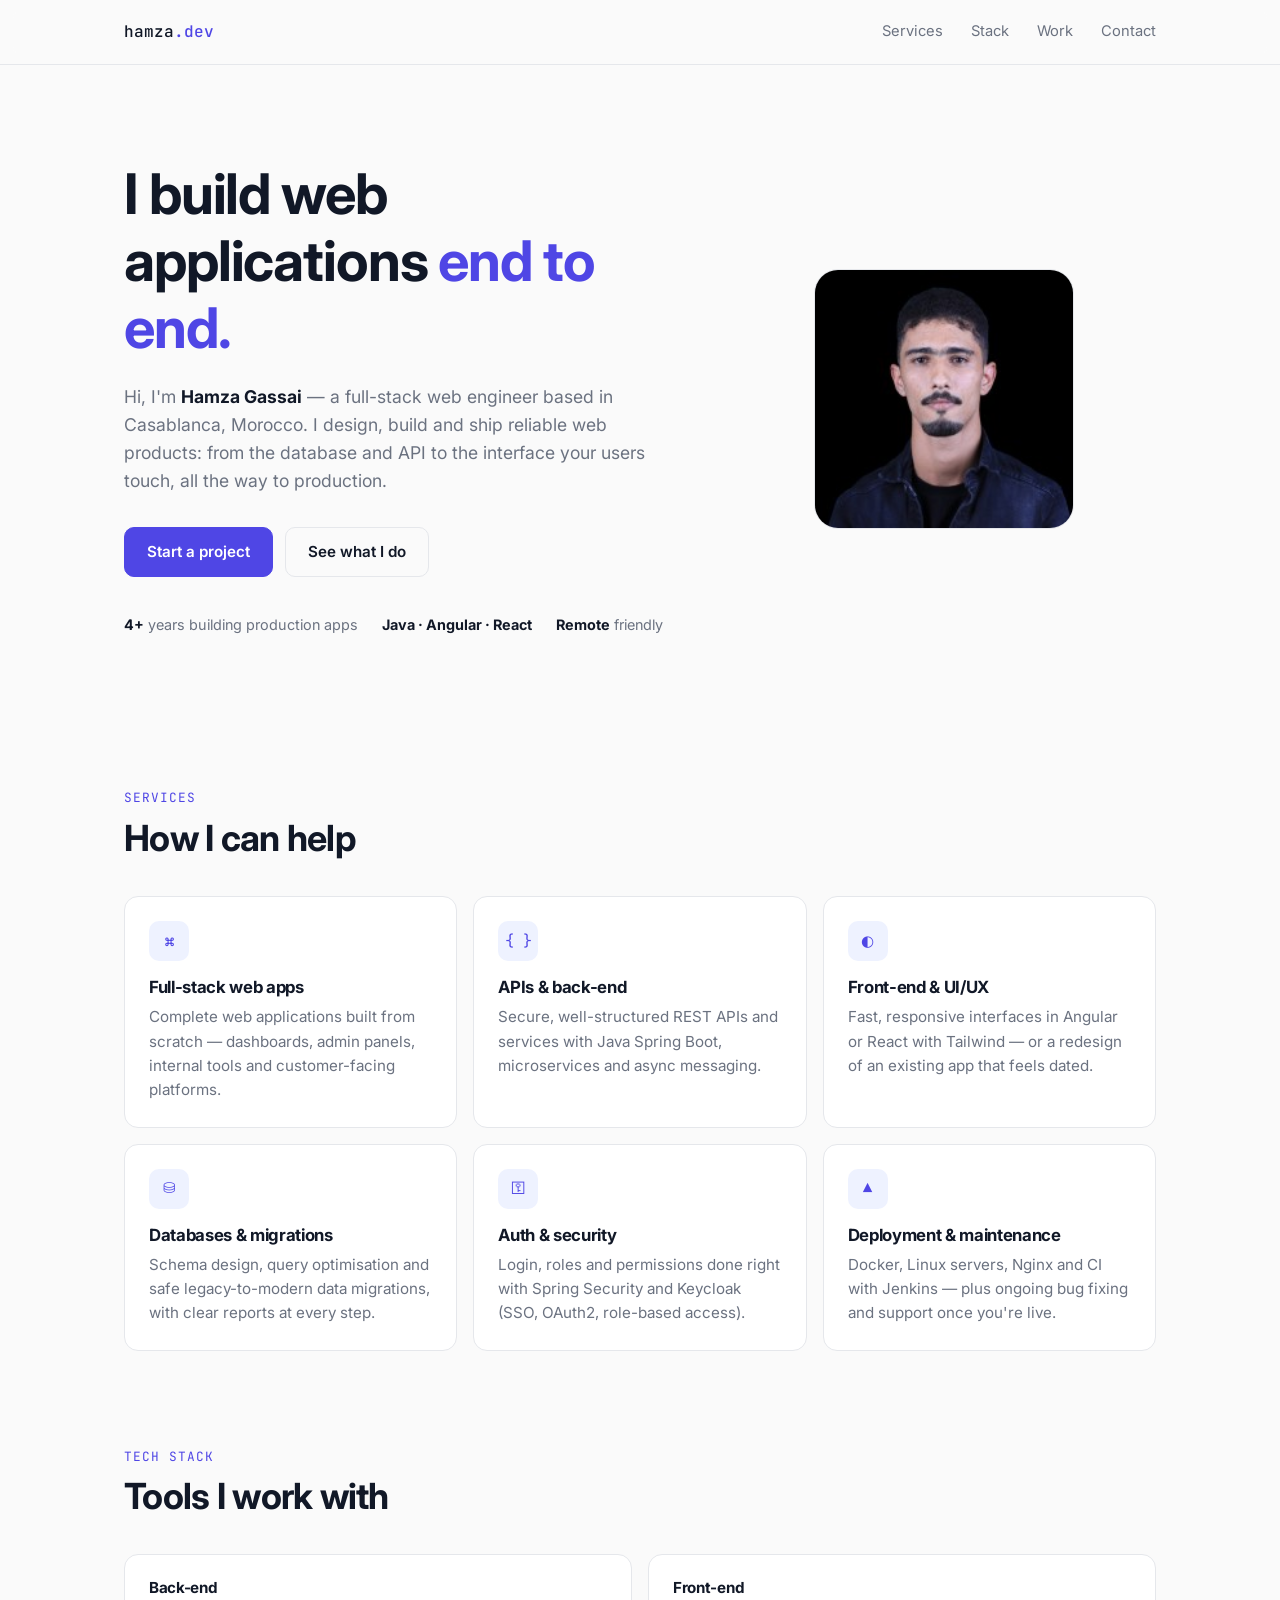
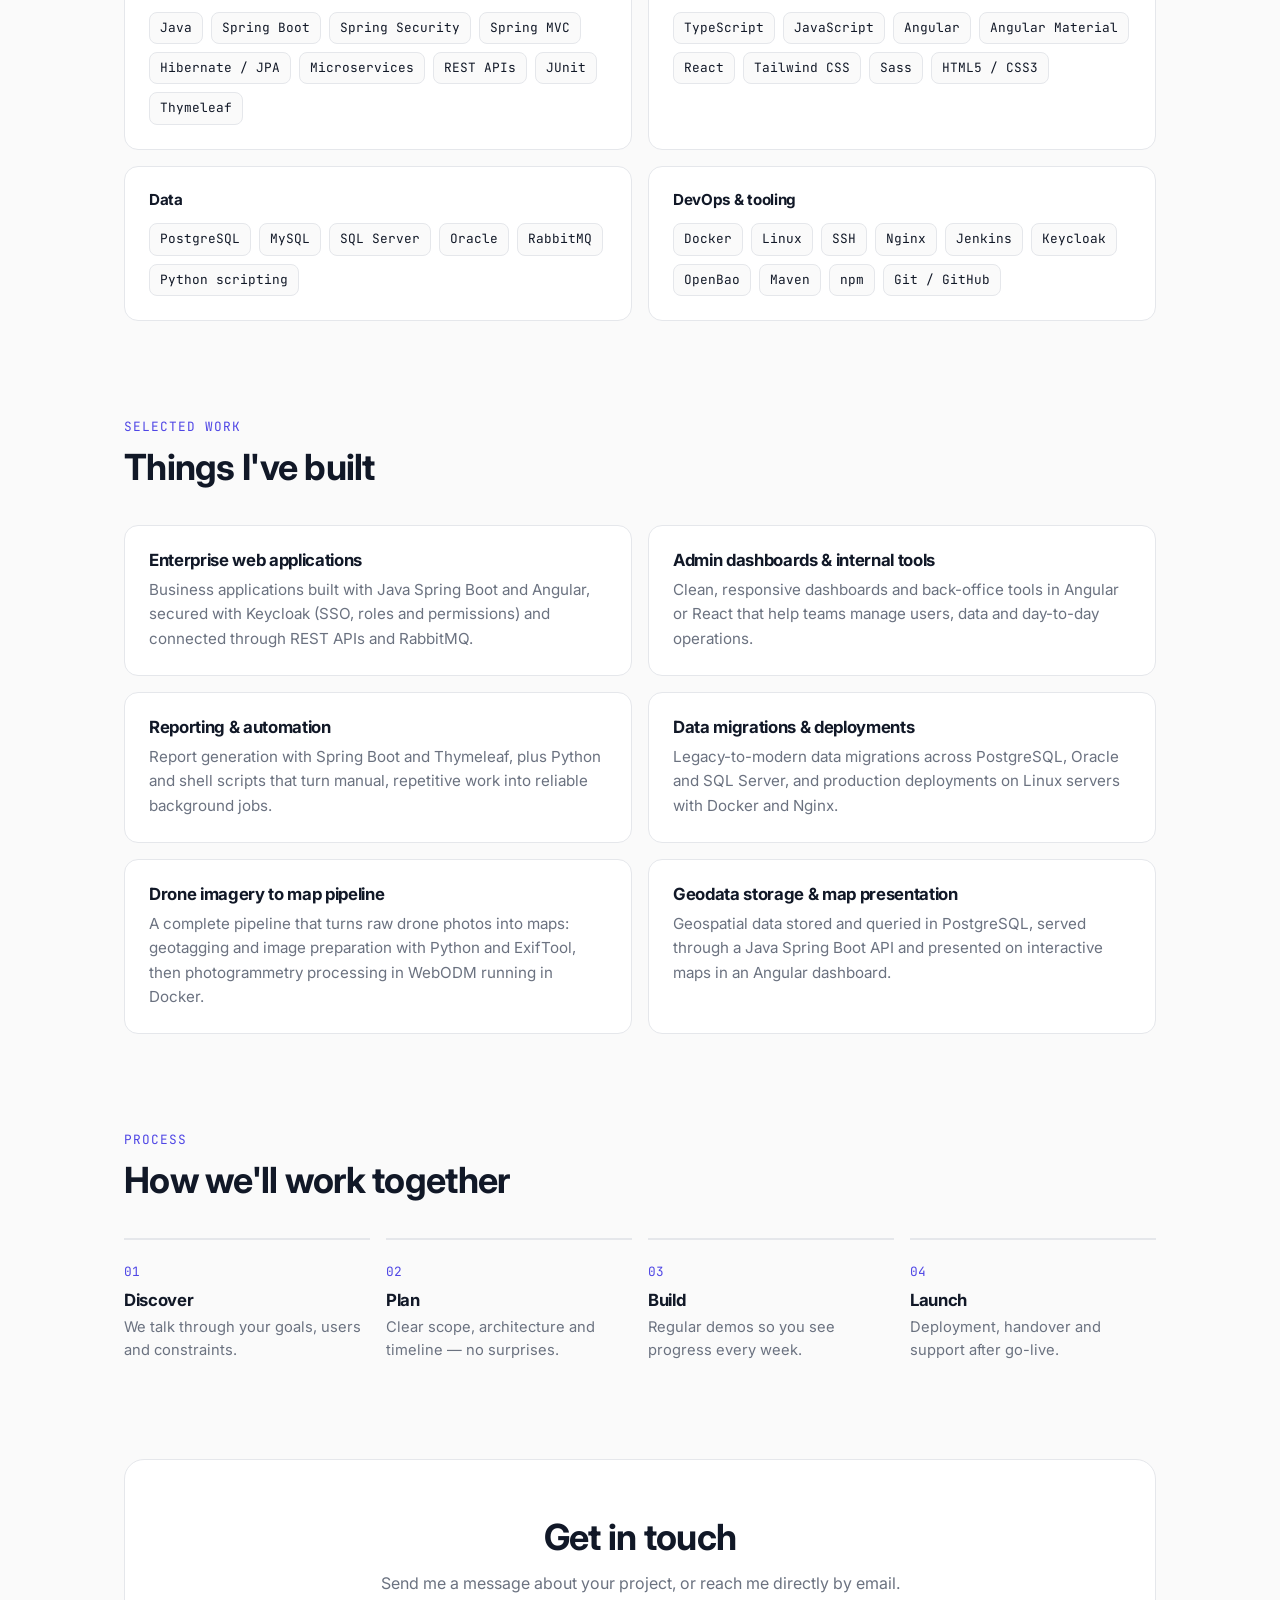
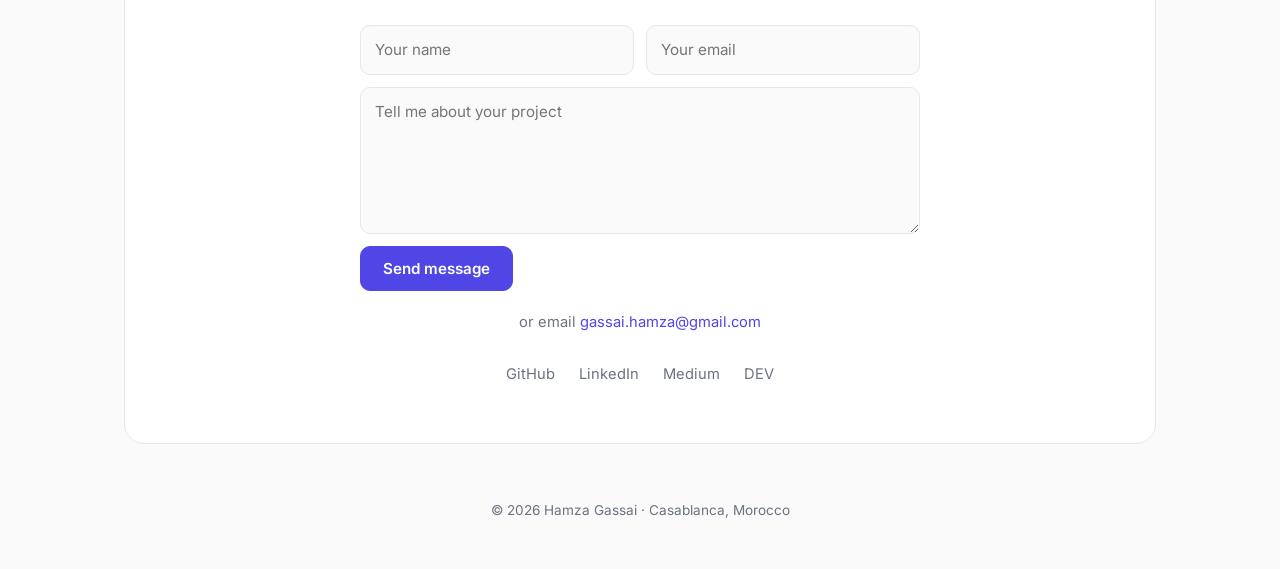
<file: index.html>
<!DOCTYPE html>
<html lang="en">

<head>
    <meta charset="UTF-8">
    <meta name="viewport" content="width=device-width, initial-scale=1.0">
    <title>Hamza Gassai | Full-Stack Web Engineer</title>
    <meta name="description"
        content="Hamza Gassai — full-stack web engineer building web applications end to end with Java Spring Boot, Angular and React, from API to deployment.">
    <meta property="og:title" content="Hamza Gassai | Full-Stack Web Engineer">
    <meta property="og:description"
        content="Web applications built end to end: Spring Boot APIs, Angular & React interfaces, Linux deployment.">
    <link rel="canonical" href="https://gassai-hamza.vercel.app/">
    <link rel="icon" href="favicon.svg" type="image/svg+xml">
    <link rel="apple-touch-icon" href="gassai-hamza.jpeg">
    <meta name="author" content="Hamza Gassai">
    <meta name="theme-color" content="#4f46e5">
    <meta property="og:type" content="website">
    <meta property="og:url" content="https://gassai-hamza.vercel.app/">
    <meta property="og:site_name" content="Hamza Gassai">
    <meta property="og:image" content="https://gassai-hamza.vercel.app/gassai-hamza.jpeg">
    <meta property="og:image:alt" content="Portrait of Hamza Gassai">
    <meta name="twitter:card" content="summary">
    <meta name="twitter:title" content="Hamza Gassai | Full-Stack Web Engineer">
    <meta name="twitter:description"
        content="Web applications built end to end: Spring Boot APIs, Angular & React interfaces, Linux deployment.">
    <meta name="twitter:image" content="https://gassai-hamza.vercel.app/gassai-hamza.jpeg">
    <script type="application/ld+json">
    {
        "@context": "https://schema.org",
        "@type": "Person",
        "name": "Hamza Gassai",
        "url": "https://gassai-hamza.vercel.app/",
        "image": "https://gassai-hamza.vercel.app/gassai-hamza.jpeg",
        "jobTitle": "Full-Stack Web Engineer",
        "email": "mailto:gassai.hamza@gmail.com",
        "address": {
            "@type": "PostalAddress",
            "addressLocality": "Casablanca",
            "addressCountry": "MA"
        },
        "knowsAbout": ["Java", "Spring Boot", "Angular", "React", "TypeScript", "PostgreSQL", "Docker", "Keycloak", "Nginx", "Linux"],
        "sameAs": [
            "https://github.com/ghamza-dev",
            "https://linkedin.com/in/hamza-gassai",
            "https://medium.com/@hamzagassai",
            "https://dev.to/gassaihamza"
        ]
    }
    </script>
    <link rel="preconnect" href="https://fonts.googleapis.com">
    <link rel="preconnect" href="https://fonts.gstatic.com" crossorigin>
    <link
        href="https://fonts.googleapis.com/css2?family=Inter:wght@400;500;600;700&family=JetBrains+Mono:wght@400;500&display=swap"
        rel="stylesheet">
    <link rel="stylesheet" href="style.css">
</head>

<body>
    <header class="nav">
        <div class="wrap nav-inner">
            <a href="#top" class="logo">hamza<span>.dev</span></a>
            <nav class="nav-links">
                <a href="#services">Services</a>
                <a href="#stack">Stack</a>
                <a href="#work">Work</a>
                <a href="#contact">Contact</a>
            </nav>
        </div>
    </header>

    <main id="top">
        <!-- Hero -->
        <section class="hero wrap">
            <div class="hero-text">
                <h1>I build web applications <span class="accent">end to end.</span></h1>
                <p class="lead">
                    Hi, I'm <strong>Hamza Gassai</strong> — a full-stack web engineer based in Casablanca, Morocco.
                    I design, build and ship reliable web products: from the database and API
                    to the interface your users touch, all the way to production.
                </p>
                <div class="hero-cta">
                    <a href="#contact" class="btn">Start a project</a>
                    <a href="#services" class="btn btn-ghost">See what I do</a>
                </div>
                <ul class="facts">
                    <li><strong>4+</strong> years building production apps</li>
                    <li><strong>Java · Angular · React</strong></li>
                    <li><strong>Remote</strong> friendly</li>
                </ul>
            </div>
            <div class="hero-visual">
                <img src="gassai-hamza.jpeg" alt="Portrait of Hamza Gassai" class="avatar">
            </div>
        </section>

        <!-- Services -->
        <section id="services" class="section wrap">
            <p class="eyebrow">Services</p>
            <h2>How I can help</h2>
            <div class="grid grid-3">
                <article class="card">
                    <div class="icon">⌘</div>
                    <h3>Full-stack web apps</h3>
                    <p>Complete web applications built from scratch — dashboards, admin panels, internal tools and
                        customer-facing platforms.</p>
                </article>
                <article class="card">
                    <div class="icon">{ }</div>
                    <h3>APIs &amp; back-end</h3>
                    <p>Secure, well-structured REST APIs and services with Java Spring Boot, microservices and
                        async messaging.</p>
                </article>
                <article class="card">
                    <div class="icon">◐</div>
                    <h3>Front-end &amp; UI/UX</h3>
                    <p>Fast, responsive interfaces in Angular or React with Tailwind — or a redesign of an
                        existing app that feels dated.</p>
                </article>
                <article class="card">
                    <div class="icon">⛁</div>
                    <h3>Databases &amp; migrations</h3>
                    <p>Schema design, query optimisation and safe legacy-to-modern data migrations, with clear
                        reports at every step.</p>
                </article>
                <article class="card">
                    <div class="icon">⚿</div>
                    <h3>Auth &amp; security</h3>
                    <p>Login, roles and permissions done right with Spring Security and Keycloak (SSO, OAuth2,
                        role-based access).</p>
                </article>
                <article class="card">
                    <div class="icon">▲</div>
                    <h3>Deployment &amp; maintenance</h3>
                    <p>Docker, Linux servers, Nginx and CI with Jenkins — plus ongoing bug fixing and support
                        once you're live.</p>
                </article>
            </div>
        </section>

        <!-- Stack -->
        <section id="stack" class="section wrap">
            <p class="eyebrow">Tech stack</p>
            <h2>Tools I work with</h2>
            <div class="grid grid-2">
                <div class="stack-group">
                    <h3>Back-end</h3>
                    <ul class="tags">
                        <li>Java</li><li>Spring Boot</li><li>Spring Security</li><li>Spring MVC</li>
                        <li>Hibernate / JPA</li><li>Microservices</li><li>REST APIs</li><li>JUnit</li>
                        <li>Thymeleaf</li>
                    </ul>
                </div>
                <div class="stack-group">
                    <h3>Front-end</h3>
                    <ul class="tags">
                        <li>TypeScript</li><li>JavaScript</li><li>Angular</li><li>Angular Material</li>
                        <li>React</li><li>Tailwind CSS</li><li>Sass</li><li>HTML5 / CSS3</li>
                    </ul>
                </div>
                <div class="stack-group">
                    <h3>Data</h3>
                    <ul class="tags">
                        <li>PostgreSQL</li><li>MySQL</li><li>SQL Server</li><li>Oracle</li>
                        <li>RabbitMQ</li><li>Python scripting</li>
                    </ul>
                </div>
                <div class="stack-group">
                    <h3>DevOps &amp; tooling</h3>
                    <ul class="tags">
                        <li>Docker</li><li>Linux</li><li>SSH</li><li>Nginx</li><li>Jenkins</li><li>Keycloak</li><li>OpenBao</li>
                        <li>Maven</li><li>npm</li><li>Git / GitHub</li>
                    </ul>
                </div>
            </div>
        </section>

        <!-- Work -->
        <section id="work" class="section wrap">
            <p class="eyebrow">Selected work</p>
            <h2>Things I've built</h2>
            <div class="grid grid-2">
                <article class="card project">
                    <h3>Enterprise web applications</h3>
                    <p>Business applications built with Java Spring Boot and Angular, secured with Keycloak
                        (SSO, roles and permissions) and connected through REST APIs and RabbitMQ.</p>
                </article>
                <article class="card project">
                    <h3>Admin dashboards &amp; internal tools</h3>
                    <p>Clean, responsive dashboards and back-office tools in Angular or React that help teams
                        manage users, data and day-to-day operations.</p>
                </article>
                <article class="card project">
                    <h3>Reporting &amp; automation</h3>
                    <p>Report generation with Spring Boot and Thymeleaf, plus Python and shell scripts that turn
                        manual, repetitive work into reliable background jobs.</p>
                </article>
                <article class="card project">
                    <h3>Data migrations &amp; deployments</h3>
                    <p>Legacy-to-modern data migrations across PostgreSQL, Oracle and SQL Server, and production
                        deployments on Linux servers with Docker and Nginx.</p>
                </article>
                <article class="card project">
                    <h3>Drone imagery to map pipeline</h3>
                    <p>A complete pipeline that turns raw drone photos into maps: geotagging and image preparation
                        with Python and ExifTool, then photogrammetry processing in WebODM running in Docker.</p>
                </article>
                <article class="card project">
                    <h3>Geodata storage &amp; map presentation</h3>
                    <p>Geospatial data stored and queried in PostgreSQL, served through a Java Spring Boot API and
                        presented on interactive maps in an Angular dashboard.</p>
                </article>
            </div>
        </section>

        <!-- Process -->
        <section class="section wrap">
            <p class="eyebrow">Process</p>
            <h2>How we'll work together</h2>
            <ol class="steps">
                <li><span>01</span><h3>Discover</h3><p>We talk through your goals, users and constraints.</p></li>
                <li><span>02</span><h3>Plan</h3><p>Clear scope, architecture and timeline — no surprises.</p></li>
                <li><span>03</span><h3>Build</h3><p>Regular demos so you see progress every week.</p></li>
                <li><span>04</span><h3>Launch</h3><p>Deployment, handover and support after go-live.</p></li>
            </ol>
        </section>

        <!-- Contact -->
        <section id="contact" class="section wrap">
            <div class="contact">
                <h2>Get in touch</h2>
                <p>Send me a message about your project, or reach me directly by email.</p>
                <form class="contact-form" action="https://api.web3forms.com/submit" method="POST">
                    <input type="hidden" name="access_key" value="8fb10703-992f-4857-babd-a0d79a56f528">
                    <input type="hidden" name="subject" value="New message from your portfolio">
                    <input type="checkbox" name="botcheck" class="hidden" tabindex="-1" autocomplete="off">
                    <div class="form-row">
                        <input type="text" name="name" placeholder="Your name" required>
                        <input type="email" name="email" placeholder="Your email" required>
                    </div>
                    <textarea name="message" rows="5" placeholder="Tell me about your project" required></textarea>
                    <button type="submit" class="btn">Send message</button>
                </form>
                <p class="contact-alt">or email <a href="mailto:gassai.hamza@gmail.com">gassai.hamza@gmail.com</a></p>
                <div class="socials">
                    <a href="https://github.com/ghamza-dev" target="_blank" rel="noopener">GitHub</a>
                    <a href="https://linkedin.com/in/hamza-gassai" target="_blank" rel="noopener">LinkedIn</a>
                    <a href="https://medium.com/@hamzagassai" target="_blank" rel="noopener">Medium</a>
                    <a href="https://dev.to/gassaihamza" target="_blank" rel="noopener">DEV</a>
                </div>
            </div>
        </section>
    </main>

    <footer class="footer wrap">
        <p>© <span id="year">2026</span> Hamza Gassai · Casablanca, Morocco</p>
    </footer>

    <script>document.getElementById('year').textContent = new Date().getFullYear();</script>
</body>

</html>
</file>
<file: style.css>
/* Theme */
:root {
  --bg: #fafafa;
  --surface: #ffffff;
  --text: #111827;
  --muted: #6b7280;
  --border: #e5e7eb;
  --accent: #4f46e5;
  --accent-soft: #eef2ff;
  --radius: 14px;
  --font: "Inter", system-ui, -apple-system, sans-serif;
  --mono: "JetBrains Mono", ui-monospace, monospace;
}

@media (prefers-color-scheme: dark) {
  :root {
    --bg: #0b0d12;
    --surface: #12151c;
    --text: #e5e7eb;
    --muted: #9ca3af;
    --border: #232733;
    --accent: #818cf8;
    --accent-soft: #1e1b4b;
  }
}

/* Base */
*,
*::before,
*::after {
  box-sizing: border-box;
}

html {
  scroll-behavior: smooth;
  scroll-padding-top: 80px;
}

body {
  margin: 0;
  font-family: var(--font);
  background: var(--bg);
  color: var(--text);
  line-height: 1.6;
  -webkit-font-smoothing: antialiased;
}

h1,
h2,
h3 {
  line-height: 1.2;
  margin: 0;
  letter-spacing: -0.02em;
}

p {
  margin: 0;
}

a {
  color: inherit;
  text-decoration: none;
}

.wrap {
  max-width: 1080px;
  margin: 0 auto;
  padding-inline: 24px;
}

/* Buttons */
.btn {
  display: inline-block;
  padding: 12px 22px;
  border-radius: 10px;
  background: var(--accent);
  color: #fff;
  font-weight: 600;
  font-size: 0.95rem;
  border: 1px solid var(--accent);
  transition: transform 0.2s ease, opacity 0.2s ease;
}

.btn:hover {
  transform: translateY(-2px);
  opacity: 0.92;
}

.btn-ghost {
  background: transparent;
  color: var(--text);
  border-color: var(--border);
}

.btn-small {
  padding: 8px 16px;
  font-size: 0.85rem;
}

/* Nav */
.nav {
  position: sticky;
  top: 0;
  z-index: 10;
  background: color-mix(in srgb, var(--bg) 80%, transparent);
  backdrop-filter: blur(10px);
  border-bottom: 1px solid var(--border);
}

.nav-inner {
  display: flex;
  align-items: center;
  justify-content: space-between;
  height: 64px;
}

.logo {
  font-family: var(--mono);
  font-weight: 500;
}

.logo span {
  color: var(--accent);
}

.nav-links {
  display: flex;
  gap: 28px;
  font-size: 0.92rem;
  color: var(--muted);
}

.nav-links a:hover {
  color: var(--text);
}

/* Hero */
.hero {
  display: grid;
  grid-template-columns: 1.3fr 1fr;
  gap: 56px;
  align-items: center;
  padding-top: 96px;
  padding-bottom: 64px;
}

.hero h1 {
  font-size: clamp(2.2rem, 5vw, 3.5rem);
  font-weight: 700;
}

.accent {
  color: var(--accent);
}

.lead {
  margin-top: 20px;
  font-size: 1.1rem;
  color: var(--muted);
  max-width: 560px;
}

.lead strong {
  color: var(--text);
}

.hero-cta {
  display: flex;
  flex-wrap: wrap;
  gap: 12px;
  margin-top: 32px;
}

.facts {
  display: flex;
  flex-wrap: wrap;
  gap: 8px 24px;
  list-style: none;
  padding: 0;
  margin: 36px 0 0;
  font-size: 0.9rem;
  color: var(--muted);
}

.facts strong {
  color: var(--text);
}

.hero-visual {
  position: relative;
  display: flex;
  justify-content: center;
}

.avatar {
  width: 260px;
  height: 260px;
  object-fit: cover;
  border-radius: 24px;
  border: 1px solid var(--border);
}


/* Sections */
.section {
  padding-top: 88px;
  padding-bottom: 8px;
}

.eyebrow {
  font-family: var(--mono);
  font-size: 0.8rem;
  color: var(--accent);
  text-transform: uppercase;
  letter-spacing: 0.08em;
  margin-bottom: 8px;
}

.section h2 {
  font-size: clamp(1.7rem, 3.5vw, 2.25rem);
  margin-bottom: 36px;
}

.grid {
  display: grid;
  gap: 16px;
}

.grid-3 { grid-template-columns: repeat(3, 1fr); }
.grid-2 { grid-template-columns: repeat(2, 1fr); }

.card {
  background: var(--surface);
  border: 1px solid var(--border);
  border-radius: var(--radius);
  padding: 24px;
  transition: border-color 0.2s ease, transform 0.2s ease;
}

.card:hover {
  border-color: var(--accent);
  transform: translateY(-3px);
}

.card h3 {
  font-size: 1.05rem;
  margin-bottom: 8px;
}

.card p {
  color: var(--muted);
  font-size: 0.95rem;
}

.icon {
  display: grid;
  place-items: center;
  width: 40px;
  height: 40px;
  margin-bottom: 16px;
  border-radius: 10px;
  background: var(--accent-soft);
  color: var(--accent);
  font-family: var(--mono);
  font-size: 0.95rem;
}

/* Stack */
.stack-group {
  padding: 24px;
  border: 1px solid var(--border);
  border-radius: var(--radius);
  background: var(--surface);
}

.stack-group h3 {
  font-size: 0.95rem;
  margin-bottom: 14px;
}

.tags {
  display: flex;
  flex-wrap: wrap;
  gap: 8px;
  list-style: none;
  padding: 0;
  margin: 0;
}

.tags li {
  font-family: var(--mono);
  font-size: 0.8rem;
  padding: 5px 10px;
  border-radius: 8px;
  background: var(--bg);
  border: 1px solid var(--border);
}


/* Process */
.steps {
  display: grid;
  grid-template-columns: repeat(4, 1fr);
  gap: 16px;
  list-style: none;
  padding: 0;
  margin: 0;
}

.steps li {
  border-top: 2px solid var(--border);
  padding-top: 18px;
}

.steps span {
  font-family: var(--mono);
  font-size: 0.8rem;
  color: var(--accent);
}

.steps h3 {
  font-size: 1.05rem;
  margin: 6px 0;
}

.steps p {
  color: var(--muted);
  font-size: 0.92rem;
}

/* Contact */
.contact {
  text-align: center;
  padding: 56px 24px;
  border: 1px solid var(--border);
  border-radius: 20px;
  background: var(--surface);
}

.contact h2 {
  margin-bottom: 12px;
}

.contact p {
  color: var(--muted);
  margin-bottom: 28px;
}

.contact-form {
  display: grid;
  gap: 12px;
  max-width: 560px;
  margin: 0 auto;
  text-align: left;
}

.form-row {
  display: grid;
  grid-template-columns: 1fr 1fr;
  gap: 12px;
}

.contact-form input,
.contact-form textarea {
  width: 100%;
  padding: 12px 14px;
  font: inherit;
  font-size: 0.95rem;
  color: var(--text);
  background: var(--bg);
  border: 1px solid var(--border);
  border-radius: 10px;
  resize: vertical;
}

.contact-form input:focus,
.contact-form textarea:focus {
  outline: none;
  border-color: var(--accent);
}

.contact-form .btn {
  justify-self: start;
  cursor: pointer;
  font-family: inherit;
}

.hidden {
  display: none;
}

.contact .contact-alt {
  margin: 20px 0 0;
  font-size: 0.92rem;
}

.contact-alt a {
  color: var(--accent);
}

.socials {
  display: flex;
  justify-content: center;
  gap: 24px;
  margin-top: 28px;
  font-size: 0.92rem;
  color: var(--muted);
}

.socials a:hover {
  color: var(--accent);
}

.footer {
  padding-top: 48px;
  padding-bottom: 48px;
  text-align: center;
  font-size: 0.85rem;
  color: var(--muted);
}

/* Responsive */
@media (max-width: 900px) {
  .hero {
    grid-template-columns: 1fr;
    padding-top: 56px;
    gap: 72px;
  }

  .hero-visual {
    order: -1;
    justify-content: flex-start;
  }

  .avatar {
    width: 180px;
    height: 180px;
  }

  .grid-3 { grid-template-columns: repeat(2, 1fr); }
  .steps { grid-template-columns: repeat(2, 1fr); }
}

@media (max-width: 640px) {
  .wrap {
    padding-inline: 16px;
  }

  .nav-links {
    display: none;
  }

  .hero {
    gap: 32px;
  }

  .avatar {
    width: 120px;
    height: 120px;
    border-radius: 18px;
  }

  .grid-3,
  .grid-2,
  .steps,
  .form-row {
    grid-template-columns: 1fr;
  }

  .section {
    padding-top: 64px;
  }
}
</file>
